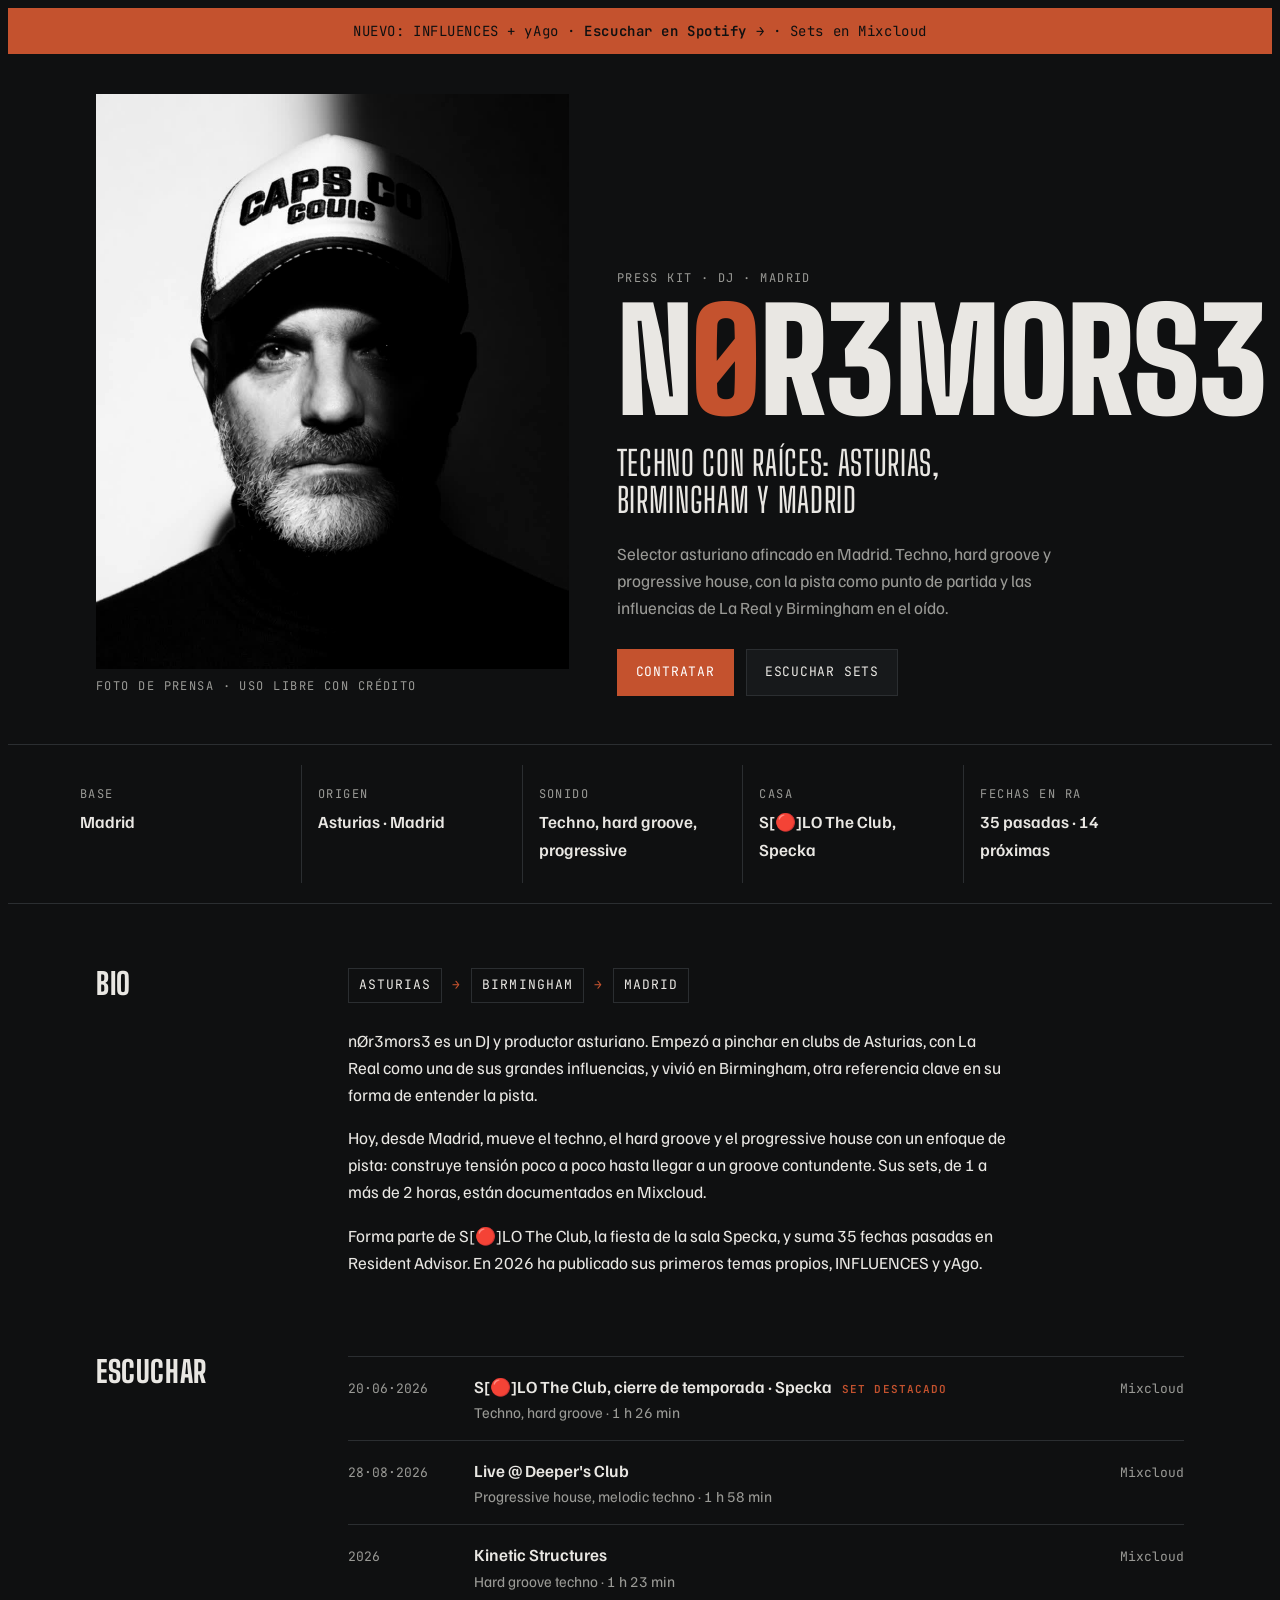
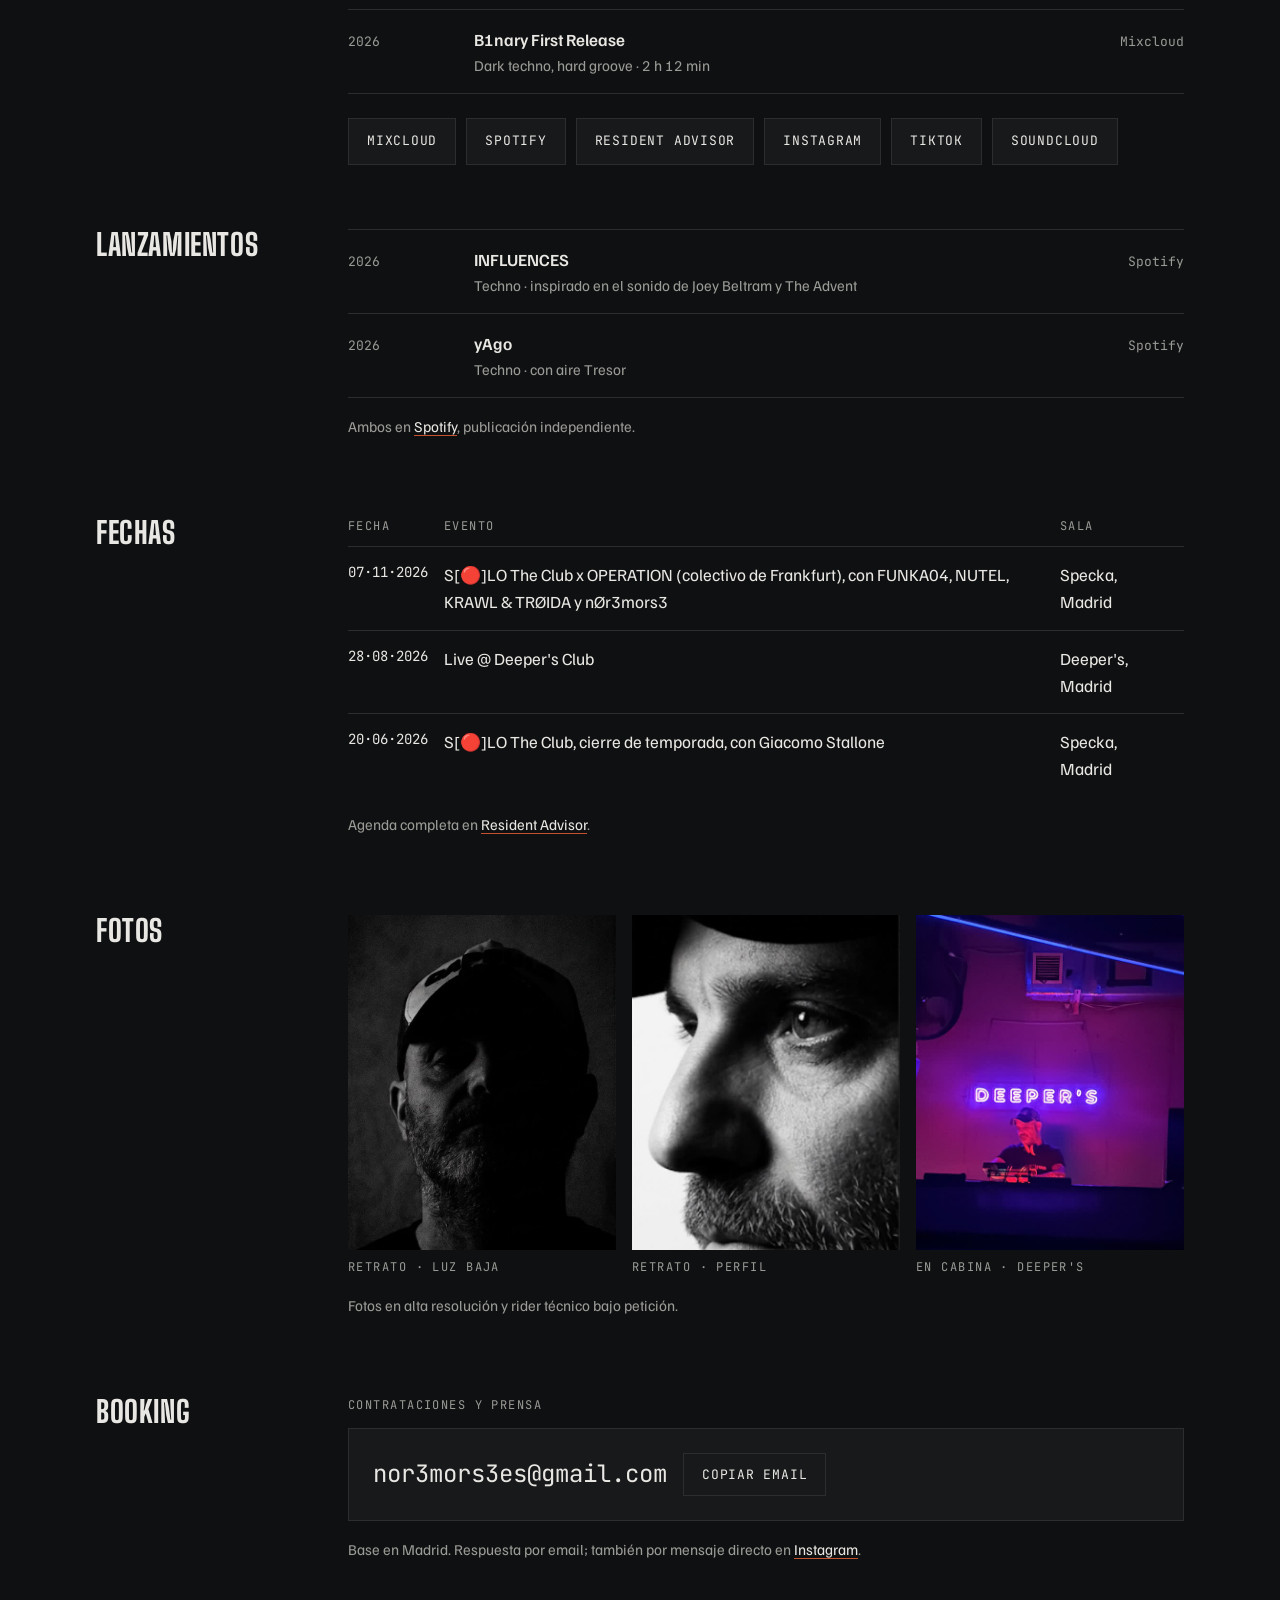
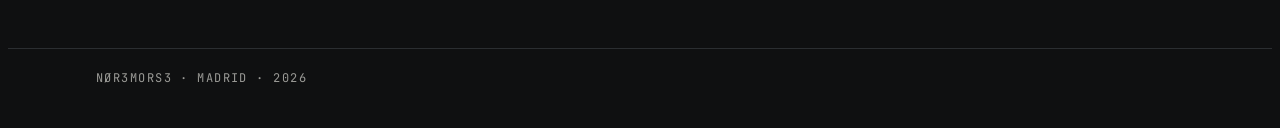
<file: index.html>
<!doctype html>
<html lang="es">
<head>
<meta charset="utf-8">
<meta name="viewport" content="width=device-width, initial-scale=1">
<title>nØr3mors3 · Press Kit · DJ techno y hard groove, Madrid</title>
<meta name="description" content="nØr3mors3, DJ asturiano afincado en Madrid. Techno, hard groove y progressive house. Residente en S[🔴]LO The Club (Specka). Sets, lanzamientos, fechas y booking.">
<meta property="og:title" content="nØr3mors3 · Press Kit">
<meta property="og:description" content="DJ asturiano en Madrid. Techno, hard groove y progressive house. Sets, lanzamientos y booking.">
<meta property="og:type" content="website">
<meta property="og:url" content="https://rubenmodrono.github.io/noremorse-web/">
<link rel="preconnect" href="https://fonts.googleapis.com">
<link rel="preconnect" href="https://fonts.gstatic.com" crossorigin>
<link rel="stylesheet" href="https://fonts.googleapis.com/css2?family=Big+Shoulders+Display:wght@500;800;900&family=Familjen+Grotesk:wght@400;500;600&family=JetBrains+Mono:wght@400;500&display=swap">
<style>
/* Layout: a booth-light poster. Black-and-white portrait beside a tall condensed name, then a strip of facts, then sections in a narrow reading column. Dark by deliberate choice. */
:root {
  --ink: #0f1011;        /* the room */
  --slab: #17191b;       /* concrete surfaces */
  --rule: #2b2e31;       /* steel edges */
  --paper: #e9e7e3;      /* main text */
  --dust: #9a9a96;       /* quiet text */
  --oxide: #c4522e;      /* rust from the mines and the mills */
  --display: "Big Shoulders Display", "Arial Narrow", Impact, sans-serif;
  --body: "Familjen Grotesk", "Helvetica Neue", Arial, sans-serif;
  --mono: "JetBrains Mono", ui-monospace, Menlo, Consolas, monospace;
  color-scheme: dark;
}
* { box-sizing: border-box; }
body {
  background: var(--ink); color: var(--paper);
  font-family: var(--body); font-size: 17px; line-height: 1.6;
  -webkit-font-smoothing: antialiased;
}
a { color: var(--paper); text-decoration-color: var(--oxide); text-underline-offset: 3px; }
a:hover { color: var(--oxide); }
a:focus-visible, button:focus-visible { outline: 2px solid var(--oxide); outline-offset: 3px; }
.wrap {
  max-width: 1120px; margin: 0 auto;
  padding-left: max(16px, env(safe-area-inset-left, 0px));
  padding-right: max(16px, env(safe-area-inset-right, 0px));
}
.label {
  font-family: var(--mono); font-size: 12px; letter-spacing: .12em;
  text-transform: uppercase; color: var(--dust);
}

/* Hero */
.hero { padding-block: 40px 48px; display: grid; grid-template-columns: minmax(0, 5fr) minmax(0, 6fr); gap: 48px; align-items: end; }
.hero figure { margin: 0; }
.hero img { display: block; width: 100%; height: auto; filter: grayscale(1) contrast(1.05); }
.hero figcaption { margin-top: 8px; }
.name {
  font-family: var(--display); font-weight: 900; text-transform: uppercase;
  font-size: clamp(64px, 11vw, 148px); line-height: .86; letter-spacing: -.01em;
  margin: 12px 0 24px;
}
.name .slash { color: var(--oxide); }
.thesis {
  font-family: var(--display); font-weight: 500; text-transform: uppercase;
  font-size: clamp(24px, 3vw, 34px); line-height: 1.1; letter-spacing: .02em;
  margin: 0 0 20px; text-wrap: balance;
}
.lede { color: var(--dust); max-width: 46ch; margin: 0 0 28px; }
.actions { display: flex; flex-wrap: wrap; gap: 12px; }
.btn {
  display: inline-flex; align-items: center; gap: 8px;
  font-family: var(--mono); font-size: 13px; letter-spacing: .06em; text-transform: uppercase;
  padding: 12px 18px; border: 1px solid var(--rule); background: var(--slab);
  color: var(--paper); text-decoration: none; cursor: pointer;
}
.btn.primary { background: var(--oxide); border-color: var(--oxide); color: #fff; }
.btn:hover { border-color: var(--oxide); }

/* Facts strip */
.facts { border-top: 1px solid var(--rule); border-bottom: 1px solid var(--rule); }
.facts dl { margin: 0; display: grid; grid-template-columns: repeat(5, minmax(0, 1fr)); }
.facts div { padding: 20px 16px 20px 0; min-width: 0; }
.facts div + div { padding-left: 16px; border-left: 1px solid var(--rule); }
.facts dt { margin-bottom: 4px; }
.facts dd { margin: 0; font-weight: 600; font-variant-numeric: tabular-nums; }

/* Sections */
section { padding-block: 64px 0; }
.sec { display: grid; grid-template-columns: 220px minmax(0, 1fr); gap: 32px; }
h2 {
  font-family: var(--display); font-weight: 800; text-transform: uppercase;
  font-size: 30px; line-height: 1; letter-spacing: .02em; margin: 0; text-wrap: balance;
}
.prose { max-width: 66ch; }
.prose p { margin: 0 0 16px; }
.route { display: flex; flex-wrap: wrap; align-items: center; gap: 10px; margin: 0 0 24px; font-family: var(--mono); font-size: 13px; letter-spacing: .08em; text-transform: uppercase; }
.route span { padding: 6px 10px; border: 1px solid var(--rule); }
.route i { color: var(--oxide); font-style: normal; }

/* Listen */
.sets { display: grid; gap: 0; border-top: 1px solid var(--rule); }
.set { display: grid; grid-template-columns: 110px minmax(0, 1fr) auto; gap: 16px; align-items: baseline; padding: 16px 0; border-bottom: 1px solid var(--rule); }
.set .t { font-weight: 600; }
.set .g { color: var(--dust); font-size: 15px; }
.set .d { font-family: var(--mono); font-size: 13px; color: var(--dust); font-variant-numeric: tabular-nums; }
.set.feat .t::after { content: "Set destacado"; margin-left: 10px; font-family: var(--mono); font-size: 11px; letter-spacing: .1em; text-transform: uppercase; color: var(--oxide); }
.links { display: flex; flex-wrap: wrap; gap: 10px; margin-top: 24px; }

/* Dates */
.dates { width: 100%; border-collapse: collapse; font-variant-numeric: tabular-nums; }
.dates th { text-align: left; font-weight: 400; padding: 0 16px 10px 0; }
.dates td { padding: 14px 16px 14px 0; border-top: 1px solid var(--rule); vertical-align: top; }
.dates td:first-child { font-family: var(--mono); font-size: 14px; white-space: nowrap; }
.dates .next td:first-child { color: var(--oxide); }
.tablewrap { overflow-x: auto; }
.note { color: var(--dust); font-size: 15px; margin-top: 16px; }

/* Photos */
.photos { display: grid; grid-template-columns: repeat(3, minmax(0, 1fr)); gap: 16px; }
.photos figure { margin: 0; }
.photos img { display: block; width: 100%; aspect-ratio: 4 / 5; object-fit: cover; max-width: 100%; }
.photos figcaption { margin-top: 8px; }

/* Contact */
.contact { padding-block: 64px 72px; }
.mail {
  display: flex; flex-wrap: wrap; align-items: center; gap: 16px;
  padding: 24px; background: var(--slab); border: 1px solid var(--rule);
}
.mail .addr { font-family: var(--mono); font-size: clamp(16px, 2.6vw, 24px); user-select: all; overflow-wrap: anywhere; }
footer { border-top: 1px solid var(--rule); padding-block: 20px 32px; }

@media (max-width: 820px) {
  .hero { grid-template-columns: 1fr; gap: 28px; padding-top: 24px; }
  .hero figure { max-width: 420px; }
  .facts dl { grid-template-columns: repeat(2, minmax(0, 1fr)); }
  .facts div, .facts div + div { padding: 14px 12px 14px 0; border-left: 0; border-top: 1px solid var(--rule); }
  .facts div:nth-child(-n+2) { border-top: 0; }
  .sec { grid-template-columns: 1fr; gap: 20px; }
  .set { grid-template-columns: 1fr; gap: 2px; }
  .photos { grid-template-columns: 1fr 1fr; }
}
@media (max-width: 480px) { .photos { grid-template-columns: 1fr; } }
@media (prefers-reduced-motion: no-preference) { .btn { transition: border-color .15s, color .15s; } }
</style>
</head>
<body>
<div style="background:#c4522e;color:#0f1011;font-family:var(--mono);font-size:14px;letter-spacing:.04em;padding:12px 16px;text-align:center">NUEVO: INFLUENCES + yAgo · <a href="https://open.spotify.com/artist/33xK9QpzWujPgHtgsVGkIV" style="color:#0f1011;font-weight:600">Escuchar en Spotify →</a> · <a href="https://www.mixcloud.com/n0r3mors3/" style="color:#0f1011">Sets en Mixcloud</a></div>


<header class="wrap hero">
  <figure>
    <img src="[data-uri]" alt="Retrato en blanco y negro de nØr3mors3 con gorra" width="900" height="1094">
    <figcaption class="label">Foto de prensa · uso libre con crédito</figcaption>
  </figure>
  <div>
    <div class="label">Press kit · DJ · Madrid</div>
    <h1 class="name">n<span class="slash">Ø</span>r3mors3</h1>
    <p class="thesis">Techno con raíces: Asturias, Birmingham y Madrid</p>
    <p class="lede">Selector asturiano afincado en Madrid. Techno, hard groove y progressive house, con la pista como punto de partida y las influencias de La Real y Birmingham en el oído.</p>
    <div class="actions">
      <a class="btn primary" href="#contacto">Contratar</a>
      <a class="btn" href="https://www.mixcloud.com/n0r3mors3/" target="_blank" rel="noopener">Escuchar sets</a>
    </div>
  </div>
</header>

<div class="facts">
  <div class="wrap">
    <dl>
      <div><dt class="label">Base</dt><dd>Madrid</dd></div>
      <div><dt class="label">Origen</dt><dd>Asturias · Madrid</dd></div>
      <div><dt class="label">Sonido</dt><dd>Techno, hard groove, progressive</dd></div>
      <div><dt class="label">Casa</dt><dd>S[🔴]LO The Club, Specka</dd></div>
      <div><dt class="label">Fechas en RA</dt><dd>35 pasadas · 14 próximas</dd></div>
    </dl>
  </div>
</div>

<main class="wrap">
  <section id="bio" class="sec">
    <h2>Bio</h2>
    <div class="prose">
      <div class="route" aria-label="Recorrido">
        <span>Asturias</span><i>→</i><span>Birmingham</span><i>→</i><span>Madrid</span>
      </div>
      <p>nØr3mors3 es un DJ y productor asturiano. Empezó a pinchar en clubs de Asturias, con La Real como una de sus grandes influencias, y vivió en Birmingham, otra referencia clave en su forma de entender la pista.</p>
      <p>Hoy, desde Madrid, mueve el techno, el hard groove y el progressive house con un enfoque de pista: construye tensión poco a poco hasta llegar a un groove contundente. Sus sets, de 1 a más de 2 horas, están documentados en Mixcloud.</p>
      <p>Forma parte de S[🔴]LO The Club, la fiesta de la sala Specka, y suma 35 fechas pasadas en Resident Advisor. En 2026 ha publicado sus primeros temas propios, INFLUENCES y yAgo.</p>
    </div>
  </section>

  <section id="escuchar" class="sec">
    <h2>Escuchar</h2>
    <div>
      <div class="sets">
        <div class="set feat"><span class="d">20·06·2026</span><div><div class="t">S[🔴]LO The Club, cierre de temporada · Specka</div><div class="g">Techno, hard groove · 1 h 26 min</div></div><span class="d">Mixcloud</span></div>
        <div class="set"><span class="d">28·08·2026</span><div><div class="t">Live @ Deeper's Club</div><div class="g">Progressive house, melodic techno · 1 h 58 min</div></div><span class="d">Mixcloud</span></div>
        <div class="set"><span class="d">2026</span><div><div class="t">Kinetic Structures</div><div class="g">Hard groove techno · 1 h 23 min</div></div><span class="d">Mixcloud</span></div>
        <div class="set"><span class="d">2026</span><div><div class="t">B1nary First Release</div><div class="g">Dark techno, hard groove · 2 h 12 min</div></div><span class="d">Mixcloud</span></div>
      </div>
      <div class="links">
        <a class="btn" href="https://www.mixcloud.com/n0r3mors3/" target="_blank" rel="noopener">Mixcloud</a>
        <a class="btn" href="https://open.spotify.com/artist/33xK9QpzWujPgHtgsVGkIV" target="_blank" rel="noopener">Spotify</a>
        <a class="btn" href="https://ra.co/dj/nor3mors3" target="_blank" rel="noopener">Resident Advisor</a>
        <a class="btn" href="https://www.instagram.com/n0r3mors3" target="_blank" rel="noopener">Instagram</a>
        <a class="btn" href="https://www.tiktok.com/@n0r3mors3" target="_blank" rel="noopener">TikTok</a>
        <a class="btn" href="https://soundcloud.com/ruben-modrono" target="_blank" rel="noopener">SoundCloud</a>
      </div>
    </div>
  </section>

  <section id="lanzamientos" class="sec">
    <h2>Lanzamientos</h2>
    <div>
      <div class="sets">
        <div class="set"><span class="d">2026</span><div><div class="t">INFLUENCES</div><div class="g">Techno · inspirado en el sonido de Joey Beltram y The Advent</div></div><span class="d">Spotify</span></div>
        <div class="set"><span class="d">2026</span><div><div class="t">yAgo</div><div class="g">Techno · con aire Tresor</div></div><span class="d">Spotify</span></div>
      </div>
      <p class="note">Ambos en <a href="https://open.spotify.com/artist/33xK9QpzWujPgHtgsVGkIV" target="_blank" rel="noopener">Spotify</a>, publicación independiente.</p>
    </div>
  </section>

  <section id="fechas" class="sec">
    <h2>Fechas</h2>
    <div>
      <div class="tablewrap">
        <table class="dates">
          <thead><tr><th class="label">Fecha</th><th class="label">Evento</th><th class="label">Sala</th></tr></thead>
          <tbody>
            <tr><td>07·11·2026</td><td>S[🔴]LO The Club x OPERATION (colectivo de Frankfurt), con FUNKA04, NUTEL, KRAWL &amp; TRØIDA y nØr3mors3</td><td>Specka, Madrid</td></tr>
            <tr><td>28·08·2026</td><td>Live @ Deeper's Club</td><td>Deeper's, Madrid</td></tr>
            <tr><td>20·06·2026</td><td>S[🔴]LO The Club, cierre de temporada, con Giacomo Stallone</td><td>Specka, Madrid</td></tr>
          </tbody>
        </table>
      </div>
      <p class="note">Agenda completa en <a href="https://ra.co/dj/nor3mors3" target="_blank" rel="noopener">Resident Advisor</a>.</p>
    </div>
  </section>

  <section id="fotos" class="sec">
    <h2>Fotos</h2>
    <div>
    <div class="photos">
      <figure><img src="[data-uri]" alt="Retrato en penumbra de nØr3mors3" loading="lazy"><figcaption class="label">Retrato · luz baja</figcaption></figure>
      <figure><img src="[data-uri]" alt="Perfil en blanco y negro de nØr3mors3" loading="lazy"><figcaption class="label">Retrato · perfil</figcaption></figure>
      <figure><img src="[data-uri]" alt="nØr3mors3 en cabina bajo el neón de Deeper's" loading="lazy"><figcaption class="label">En cabina · Deeper's</figcaption></figure>
    </div>
    <p class="note">Fotos en alta resolución y rider técnico bajo petición.</p>
    </div>
  </section>
</main>

<section id="contacto" class="contact">
  <div class="wrap sec">
    <h2>Booking</h2>
    <div>
      <p class="label" style="margin:0 0 12px">Contrataciones y prensa</p>
      <div class="mail">
        <span class="addr" id="addr">nor3mors3es@gmail.com</span>
        <button class="btn" id="copy" type="button">Copiar email</button>
      </div>
      <p class="note">Base en Madrid. Respuesta por email; también por mensaje directo en <a href="https://www.instagram.com/n0r3mors3" target="_blank" rel="noopener">Instagram</a>.</p>
    </div>
  </div>
</section>

<footer>
  <div class="wrap label">nØr3mors3 · Madrid · 2026</div>
</footer>

<script>
document.getElementById('copy').addEventListener('click', function () {
  var b = this, addr = document.getElementById('addr').textContent;
  function done(msg) { b.textContent = msg; setTimeout(function () { b.textContent = 'Copiar email'; }, 1800); }
  function select() { var r = document.createRange(); r.selectNodeContents(document.getElementById('addr')); var s = getSelection(); s.removeAllRanges(); s.addRange(r); done('Seleccionado'); }
  try { navigator.clipboard.writeText(addr).then(function () { done('Copiado'); }, select); } catch (e) { select(); }
});
</script>

</body>
</html>
</file>
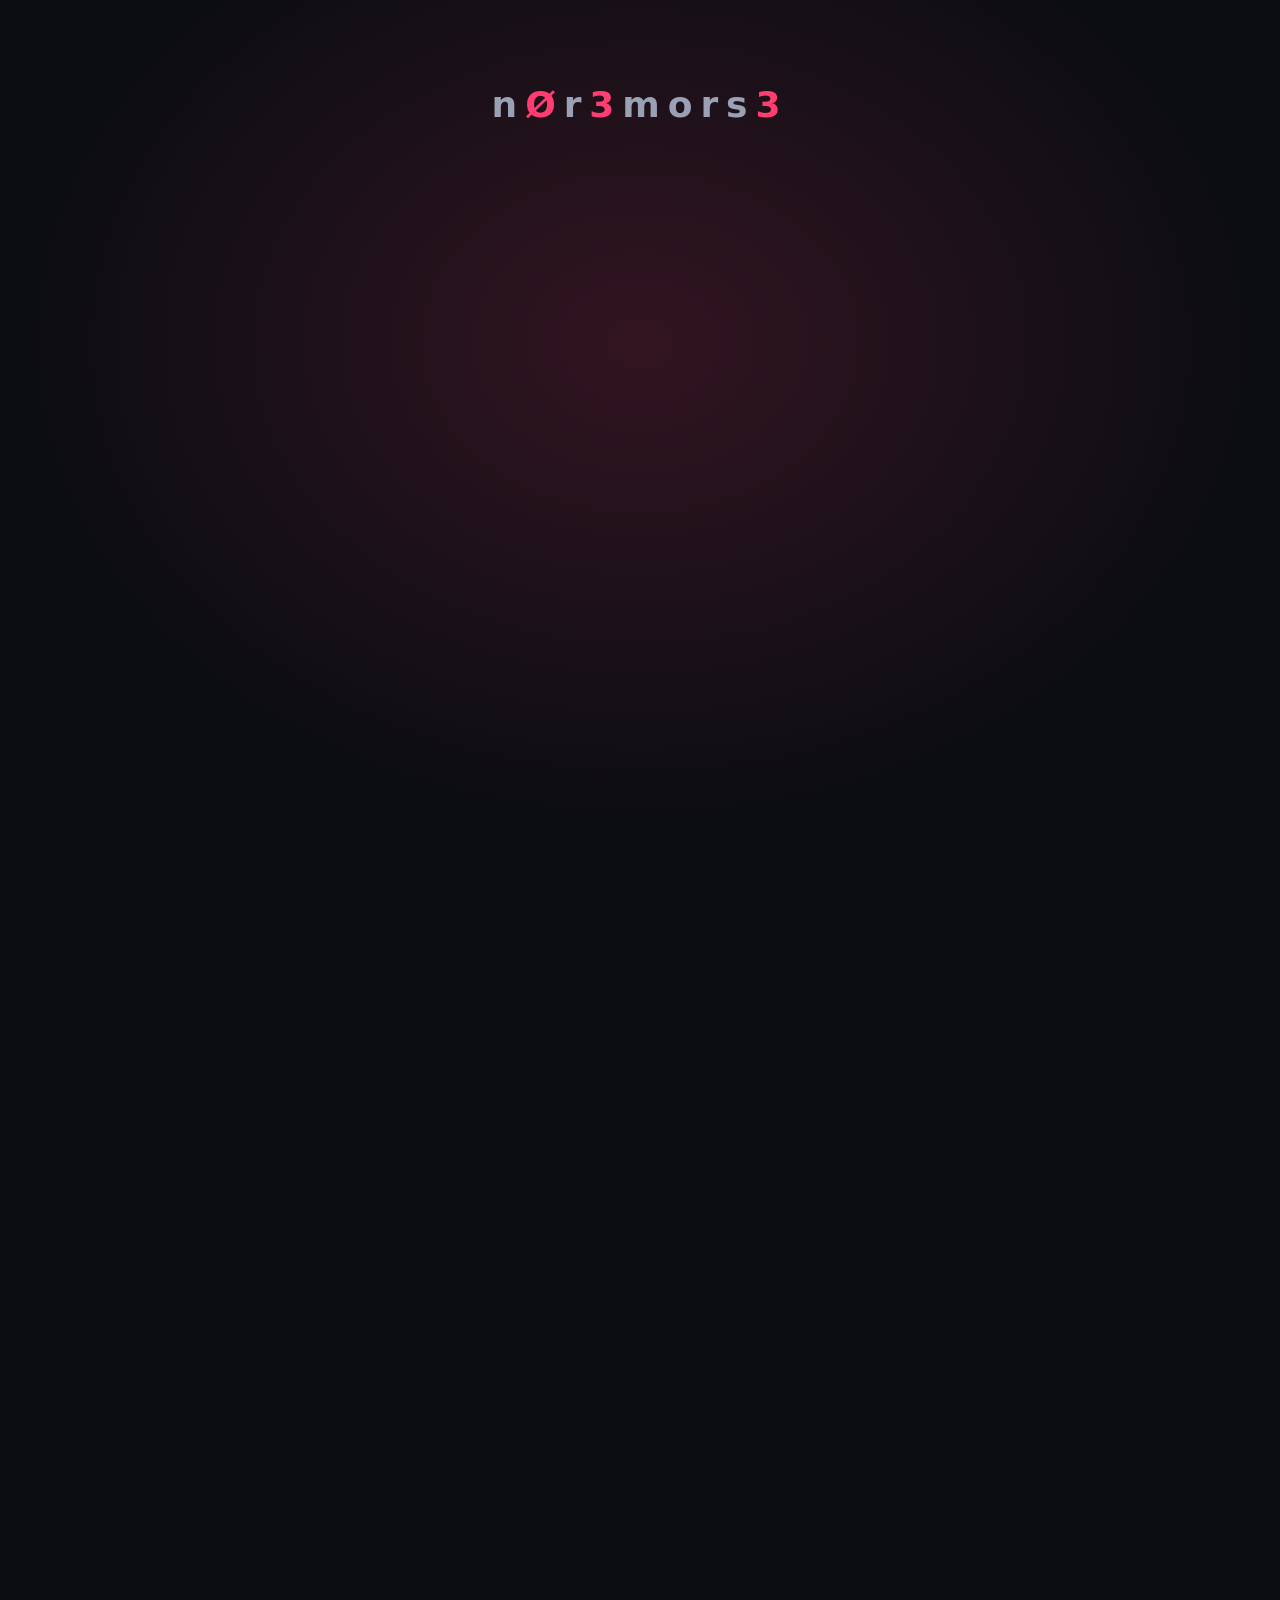
<file: campaign/reels/src/reel1.html>
<!doctype html><html lang="es"><head><meta charset="utf-8"><title>Reel 1 · La curva</title>
<link rel="stylesheet" href="common.css"><style>
#pills{position:absolute;left:60px;right:60px;top:1330px;display:flex;gap:18px;flex-wrap:wrap}
#rows,#rows0{position:absolute;left:60px;right:60px;top:1320px}
.row{display:flex;align-items:center;gap:22px;background:var(--panel);border:1px solid var(--line);border-radius:22px;padding:18px 30px;margin-bottom:14px;font:600 38px 'DejaVu Sans Mono',monospace;height:96px}
.row .n{color:var(--mut);width:56px}.row .bpm{width:260px}.row .en{flex:1;color:var(--mut)}
#ribbon{position:absolute;left:60px;right:60px;top:1340px}
.rline{display:flex;gap:16px;align-items:center;justify-content:center;margin-bottom:34px}.arr{color:#4a5063;font-size:36px}
#ok{position:absolute;left:60px;right:60px;top:1640px;text-align:center;font-size:46px;font-weight:700}#ok span{color:var(--green)}
#cta{position:absolute;left:0;right:0;top:1330px}
</style></head><body>
<div id="pills"></div><div id="rows0"></div><div id="rows"></div><div id="ribbon"></div><div id="ok"></div><div id="cta"></div>
<script src="cues1.js"></script><script src="data.js"></script><script src="common.js"></script>
<script>
const DATA=window.SET1,N=DATA.length,CX0=110,CX1=970,CY0=560,CY1=1200;
const X=i=>CX0+i*(CX1-CX0)/(N-1),Y=e=>CY1-(CY1-CY0)*e/10;
const REAL=DATA.map(d=>d.energy),JAG=[6.2,2.1,8.8,3.0,7.4,1.6,9.2,4.1,8.0,2.6];
let bands,grid,path,glow,dots,head;
window.init=()=>{
  const defs=el('defs',{});const g=el('linearGradient',{id:'lg',x1:0,x2:1,y1:0,y2:0},defs);
  el('stop',{offset:0,'stop-color':'#2a78d6'},g);el('stop',{offset:.55,'stop-color':'#ff3d71'},g);el('stop',{offset:1,'stop-color':'#f0c030'},g);
  bands=[["Warmup",0,2,"#2a78d6"],["Peak time",3,7,"#ff3d71"],["Closing",8,9,"#f0c030"]].map(([n,a,b,c])=>{
    const x0=X(a)-(a?(X(1)-X(0))/2:50),x1=X(b)+(b<N-1?(X(1)-X(0))/2:50);
    const r=el('rect',{x:x0,y:CY0-20,width:x1-x0,height:CY1-CY0+40,rx:22,fill:c,opacity:0});
    const t=el('text',{x:(x0+x1)/2,y:CY1+70,'text-anchor':'middle',fill:c,'font-size':34,'font-weight':800,opacity:0,'font-family':'Inter'});t.textContent=n.toUpperCase();return{r,t}});
  grid=[0,5,10].map(v=>el('line',{x1:60,x2:1020,y1:Y(v),y2:Y(v),stroke:'#232838','stroke-width':2,opacity:0}));
  path=el('path',{fill:'none',stroke:'url(#lg)','stroke-width':12,'stroke-linecap':'round','stroke-linejoin':'round'});
  glow=el('path',{fill:'none',stroke:'url(#lg)','stroke-width':30,'stroke-linecap':'round',opacity:0,filter:'blur(14px)'});
  dots=DATA.map(d=>el('circle',{r:13,fill:'#fff',stroke:col(d.key),'stroke-width':7,opacity:0}));
  head=el('circle',{r:20,fill:'#fff',opacity:0});
};
const LS=[["Tema 07",9.2],["Tema 02",2.1],["Tema 11",8.8],["Tema 05",3.0]];
window.render=t=>{
  caption(t,[[0,"Tu set no es <em>una lista</em>","de buenos temas."],[S(1),"Es una <em>curva.</em>",""],[S(2),"Defines duración,","género y <em>energía</em>"],
    [S(3),"Calentar.","<em>Subir.</em> Cerrar."],[S(6),"Cada tema con","<em>BPM, energía</em> y clave"],[S(7),"Una ruta armónica","que <em>suena bien</em>"],
    [S(8),"Tu set tiene <em>forma</em>","antes del primer tema"],[S(9),"",""]]);
  const morph=ease(seg(t,S(1),S(1)+1.5)),draw=ease(seg(t,.3,S(1)-.4));
  const pts=REAL.map((e,i)=>[X(i),Y(JAG[i]+(e-JAG[i])*morph)]);const d=cr(pts);path.setAttribute('d',d);glow.setAttribute('d',d);
  const L=path.getTotalLength(),vis=t<S(1)?draw:1;path.setAttribute('stroke-dasharray',`${L} ${L}`);path.setAttribute('stroke-dashoffset',L*(1-vis));
  path.setAttribute('opacity',t<S(1)?.55+.2*draw:1);grid.forEach(l=>l.setAttribute('opacity',seg(t,S(1),S(1)+.9)*.9));
  const bs=[S(3),S(4)-.1,S(5)-.1],bk=1-seg(t,S(6),S(6)+.6)*.6;
  bands.forEach((b,i)=>{const a=out(seg(t,bs[i],bs[i]+.35));b.r.setAttribute('opacity',a*.16*bk);b.t.setAttribute('opacity',a*bk)});
  dots.forEach((c,i)=>{const s=S(6)+.3+i*((E(6)-S(6)-.8)/N),a=out(seg(t,s,s+.25));c.setAttribute('cx',pts[i][0]);c.setAttribute('cy',pts[i][1]);c.setAttribute('r',13*a);c.setAttribute('opacity',a)});
  const gl=seg(t,S(8),S(8)+.8);glow.setAttribute('opacity',gl*(.35+.15*Math.sin(t*5)));
  const ph=ease(seg(t,S(8),E(8)));const pt=path.getPointAtLength(L*ph);head.setAttribute('cx',pt.x);head.setAttribute('cy',pt.y);head.setAttribute('opacity',gl*(1-seg(t,E(8),E(8)+.4)));
  // lista sin orden (antes de la curva)
  const R0=$('rows0');if(t<S(1)+.4){R0.style.opacity=seg(t,.5,1)*(1-seg(t,S(1)-.2,S(1)+.4));R0.innerHTML=LS.map(([n,e],i)=>`<div class="row" style="opacity:${out(seg(t,.5+i*.2,.9+i*.2))}"><span class="n"></span><span class="bpm">${n}</span><span class="en">E ${e.toFixed(1)}</span><span class="chip" style="background:#3a3f50;color:#9aa1b5">?</span></div>`).join('')}else R0.innerHTML='';
  const P=$('pills');if(t>=S(2)&&t<S(6)){const it=[["Duración","60 min"],["Temas",N],["Mezcla","Camelot"]];P.style.opacity=1-seg(t,S(6)-.4,S(6));
    P.innerHTML=it.map(([a,b],i)=>{const o=out(seg(t,S(2)+.2+i*.5,S(2)+.6+i*.5));return `<div class="pill" style="opacity:${o};transform:translateY(${(1-o)*30}px)"><small>${a}</small>${b}</div>`}).join('')}else P.innerHTML='';
  const R=$('rows');if(t>=S(6)&&t<S(7)){const per=(E(6)-S(6))/ (N-3),k=Math.min(N,Math.floor((t-S(6))/per)+1);R.style.opacity=1-seg(t,S(7)-.3,S(7));
    R.innerHTML=DATA.slice(Math.max(0,k-4),k).map(d=>`<div class="row"><span class="n">${String(d.i).padStart(2,'0')}</span><span class="bpm">${d.bpm.toFixed(1)} BPM</span><span class="en">E ${d.energy.toFixed(1)}</span><span class="chip" style="background:${col(d.key)}">${d.key}</span></div>`).join('')}else R.innerHTML='';
  const B=$('ribbon'),OK=$('ok');if(t>=S(7)&&t<S(9)){let n=0;B.style.opacity=1-seg(t,S(9)-.4,S(9));
    B.innerHTML=[DATA.slice(0,5),DATA.slice(5)].map(r=>`<div class="rline">`+r.map((d,j)=>{const a=out(seg(t,S(7)+.1+(n++)*.2,S(7)+.45+(n-1)*.2));return (j?`<span class="arr" style="opacity:${a}">→</span>`:'')+`<span class="chip" style="background:${col(d.key)};opacity:${a};transform:scale(${.6+.4*a})">${d.key}</span>`}).join('')+`</div>`).join('');
    OK.style.opacity=seg(t,E(7),E(7)+.5)*(1-seg(t,S(9)-.4,S(9)));OK.innerHTML=`<span>9/9</span> transiciones válidas`}else{B.innerHTML='';OK.innerHTML=''}
  $('cta').innerHTML=t>=S(9)?ctaHTML('Comenta CURVA',S(9),t,'y te cuento cómo<br><b>Planes de set en 24h</b>'):'';
};
</script></body></html>
</file>
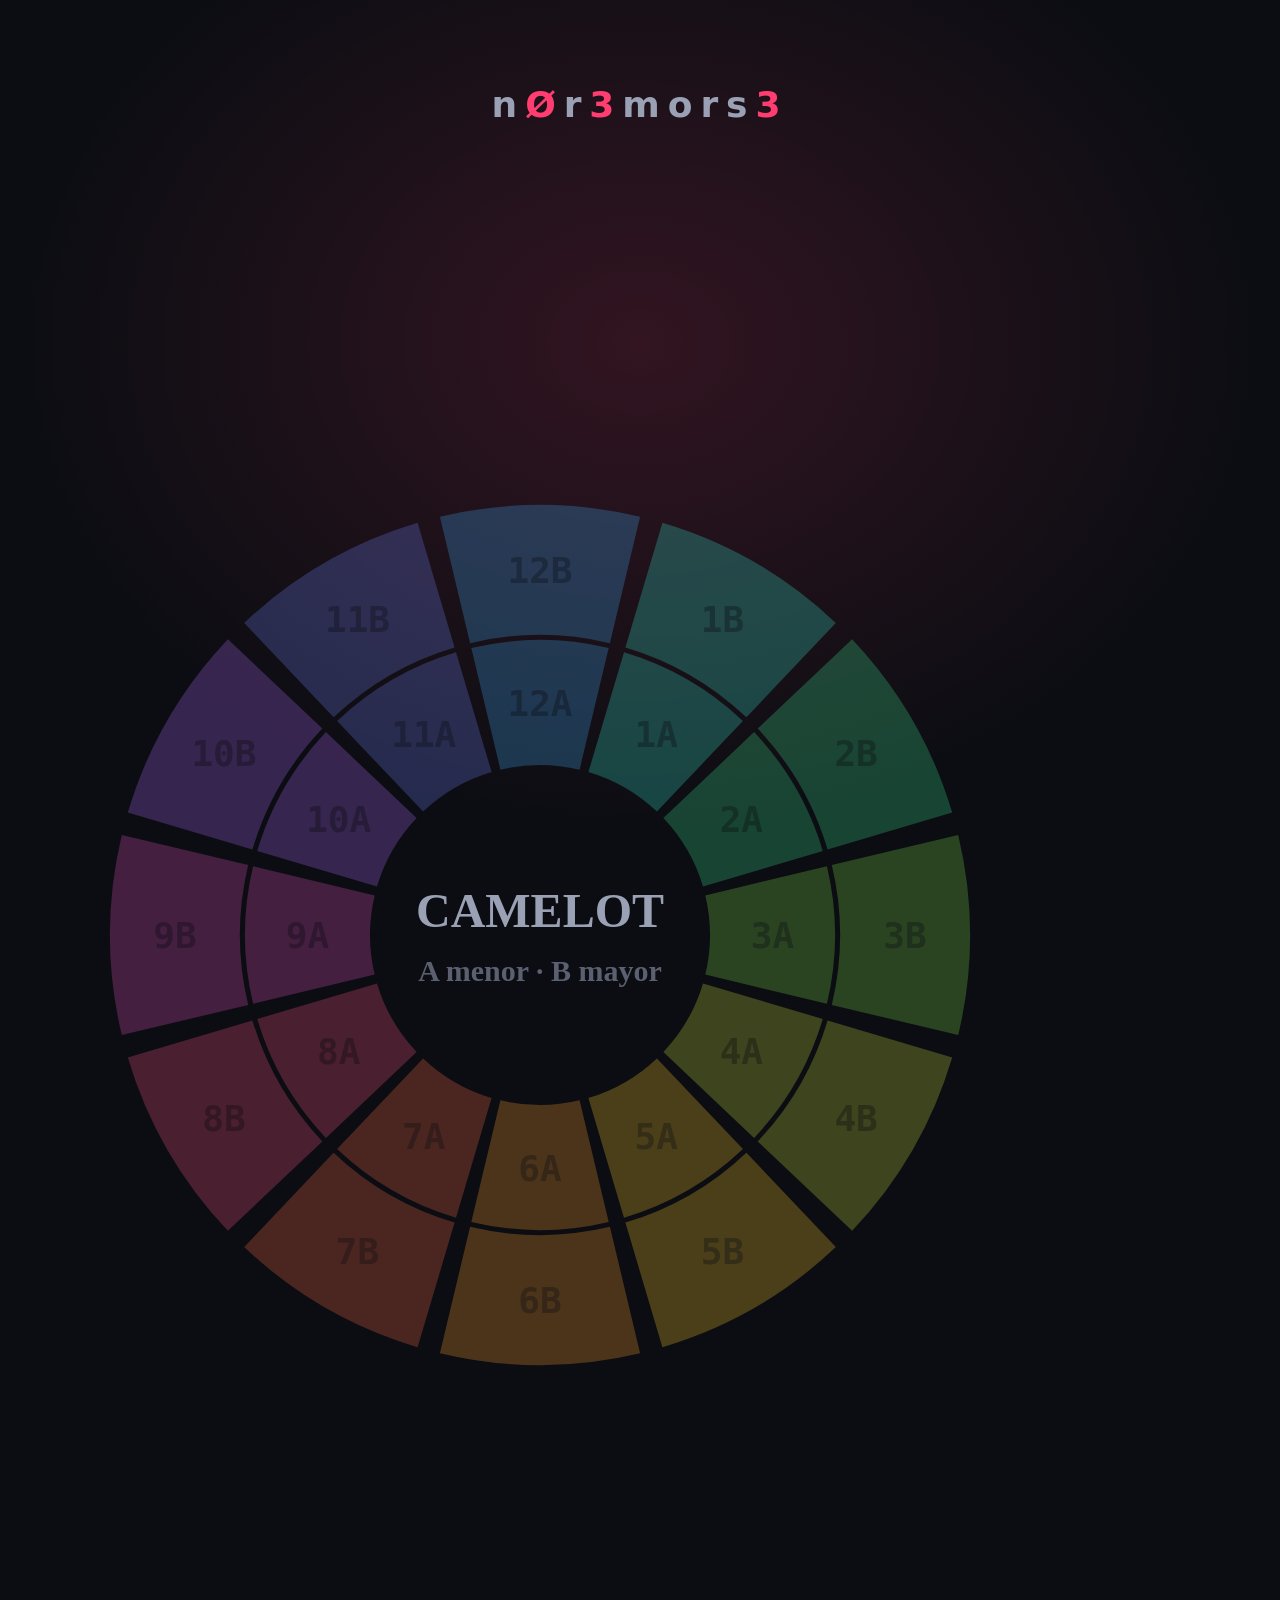
<file: campaign/reels/src/reel2.html>
<!doctype html><html lang="es"><head><meta charset="utf-8"><title>Reel 2 · Camelot</title>
<link rel="stylesheet" href="common.css"><style>
#legend{position:absolute;left:60px;right:60px;top:1410px;display:flex;flex-direction:column;align-items:center;gap:12px}
.lg{display:flex;align-items:center;gap:20px;font-size:42px;font-weight:700;background:var(--panel);border:1px solid var(--line);border-radius:24px;padding:12px 30px;width:900px}
.lg .chip{min-width:130px}
#cta{position:absolute;left:0;right:0;top:1470px}
</style></head><body>
<div id="legend"></div><div id="cta"></div>
<script src="cues2.js"></script><script src="data.js"></script><script src="common.js"></script>
<script>
const CXc=540,CYc=935,RO=[300,430],RI=[170,295];
const ang=n=>((n%12)*30)*Math.PI/180;                      // 12 arriba, sentido horario
const P=(r,a)=>[CXc+r*Math.sin(a),CYc-r*Math.cos(a)];
function sector(r0,r1,a){const h=.235,a0=a-h,a1=a+h,p=(r,x)=>P(r,x).map(v=>v.toFixed(1)).join(' ');
  return `M${p(r1,a0)} A${r1} ${r1} 0 0 1 ${p(r1,a1)} L${p(r0,a1)} A${r0} ${r0} 0 0 0 ${p(r0,a0)} Z`}
const cells={};let line,ring,clash,route;
const KEYS=[];for(let n=1;n<=12;n++){KEYS.push(n+'A');KEYS.push(n+'B')}
const mid=k=>{const n=parseInt(k),b=k.endsWith('B'),r=b?(RO[0]+RO[1])/2:(RI[0]+RI[1])/2;return P(r,ang(n))};
window.init=()=>{
  KEYS.forEach(k=>{const n=parseInt(k),b=k.endsWith('B'),[r0,r1]=b?RO:RI;
    const g=el('g',{});const p=el('path',{d:sector(r0,r1,ang(n)),fill:col(n),opacity:.3},g);
    const [x,y]=mid(k);const tx=el('text',{x,y:y+13,'text-anchor':'middle','font-size':36,'font-weight':800,fill:'#0b0d12','font-family':'DejaVu Sans Mono'},g);tx.textContent=k;cells[k]={g,p,tx}});
  ring=el('circle',{r:70,fill:'none',stroke:'#fff','stroke-width':8,opacity:0});
  line=el('line',{stroke:'#ff4d4d','stroke-width':14,'stroke-linecap':'round','stroke-dasharray':'18 14',opacity:0});
  route=el('path',{fill:'none',stroke:'#3bd48a','stroke-width':14,'stroke-linecap':'round','stroke-linejoin':'round',opacity:0,filter:'drop-shadow(0 0 12px #3bd48a)'});
  clash=el('text',{'text-anchor':'middle','font-size':120,'font-weight':800,fill:'#ff4d4d',opacity:0,'font-family':'Inter'});clash.textContent='✗';
  el('text',{x:CXc,y:CYc-8,'text-anchor':'middle','font-size':48,'font-weight':800,fill:'#9aa1b5','font-family':'Inter',id:'hub'}).textContent='CAMELOT';
  el('text',{x:CXc,y:CYc+46,'text-anchor':'middle','font-size':30,'font-weight':600,fill:'#5b6070','font-family':'Inter'}).textContent='A menor · B mayor';
};
const ROUTE=window.SET1.map(d=>d.key);
window.render=t=>{
  caption(t,[[0,"Mismo tempo","no es <em>buena mezcla</em>"],[S(1),"La rueda","<em>Camelot</em>"],[S(2),"Desde <em>8A</em>","tres saltos <em>seguros</em>"],[S(3),"Misma <em>clave</em>",""],
   [S(4),"Un paso a <em>cada lado</em>",""],[S(5),"O su <em>relativa</em>","8A ↔ 8B"],[S(6),"8A → 3B","<em>choca</em>"],[S(7),"Tu oído lo <em>nota</em>",""],
   [S(8),"Solo rutas que","<em>suenan bien</em>"],[S(9),"",""]]);
  const op={},stroke={};KEYS.forEach(k=>{op[k]=.28});
  const rev=ease(seg(t,S(1),S(1)+1.4));if(t>=S(1)){KEYS.forEach((k,i)=>{op[k]=.28+.72*clamp(rev*2.2-(i/KEYS.length)*1.2)})}
  const focus=[];if(t>=S(2)){KEYS.forEach(k=>op[k]=.2);focus.push('8A')}
  if(t>=S(4)){focus.push('7A','9A')}if(t>=S(5)){focus.push('8B')}
  const bad=t>=S(6)&&t<S(8);if(bad){KEYS.forEach(k=>op[k]=.2);focus.length=0;focus.push('8A')}
  if(t>=S(8)){KEYS.forEach(k=>op[k]=.2)}
  focus.forEach(k=>op[k]=1);
  const rt=t>=S(8)?Math.floor(clamp((t-S(8))/(E(8)-S(8)-.6))*ROUTE.length)+1:0;
  for(let i=0;i<Math.min(rt,ROUTE.length);i++)op[ROUTE[i]]=1;
  if(bad)op['3B']=Math.min(1,.2+out(seg(t,S(6)+.9,S(6)+1.4)));
  KEYS.forEach(k=>{cells[k].p.setAttribute('opacity',op[k]);cells[k].tx.setAttribute('opacity',op[k]>.5?1:.35)});
  // anillo en 8A
  const f=t>=S(2)&&t<S(6)||(t>=S(6)&&t<S(8));const [fx,fy]=mid('8A');ring.setAttribute('cx',fx);ring.setAttribute('cy',fy);
  ring.setAttribute('r',68+8*Math.sin(t*6));ring.setAttribute('opacity',f?.9:0);
  // línea roja 8A -> 3B
  const [bx,by]=mid('3B'),lp=out(seg(t,S(6)+.5,S(6)+1.3));line.setAttribute('x1',fx);line.setAttribute('y1',fy);line.setAttribute('x2',fx+(bx-fx)*lp);line.setAttribute('y2',fy+(by-fy)*lp);line.setAttribute('opacity',bad?1:0);
  clash.setAttribute('x',(fx+bx)/2);clash.setAttribute('y',(fy+by)/2+40);clash.setAttribute('opacity',bad?out(seg(t,S(6)+1.1,S(6)+1.5)):0);
  const sh=bad&&t>S(7)?Math.sin(t*40)*5:0;clash.setAttribute('transform',`translate(${sh},0)`);
  // ruta verde
  const pts=ROUTE.slice(0,Math.max(1,Math.min(rt,ROUTE.length))).map(mid);route.setAttribute('d',pts.length>1?cr(pts):'');route.setAttribute('opacity',t>=S(8)?.9:0);
  // leyenda
  const Lg=$('legend');let h='';const row=(c,l,tx,a)=>`<div class="lg" style="opacity:${a};transform:translateY(${(1-a)*24}px)"><span class="chip" style="background:${c}">${l}</span>${tx}</div>`;
  if(t<S(1))h=`<div class="lg" style="opacity:${out(seg(t,.4,.9))}"><span class="chip" style="background:#3a3f50;color:#e8eaf0">126 BPM</span> → <span class="chip" style="background:#3a3f50;color:#e8eaf0">126 BPM</span> ¿suena bien?</div>`;
  if(t>=S(3)&&t<S(6)){h+=row(col(8),'8A','= misma clave',out(seg(t,S(3),S(3)+.4)));if(t>=S(4))h+=row(col(9),'9A','y 7A: un paso (±1)',out(seg(t,S(4),S(4)+.4)));if(t>=S(5))h+=row(col(8),'8B','relativa (A ↔ B)',out(seg(t,S(5),S(5)+.4)))}
  if(bad)h=`<div class="lg" style="border-color:#ff4d4d;opacity:${out(seg(t,S(6)+.8,S(6)+1.3))}"><span class="chip" style="background:#ff4d4d">8A → 3B</span> ✗ suena mal</div>`;
  if(t>=S(8)&&t<S(9))h=`<div class="lg" style="border-color:#3bd48a;opacity:${out(seg(t,S(8)+.4,S(8)+.9))}"><span class="chip" style="background:#3bd48a">9/9</span> transiciones válidas en el set</div>`;
  Lg.innerHTML=t>=S(9)?'':h;
  const bm='<svg width="70" height="90" viewBox="0 0 24 30" style="vertical-align:-14px;margin-right:18px"><path d="M4 2h16v26l-8-6-8 6z" fill="#fff"/></svg>';
  $('cta').innerHTML=t>=S(9)?ctaHTML(bm+'Guárdalo',S(9),t,'para tu próximo set<br><b>nØr3mors3</b>'):'';
};
</script></body></html>
</file>
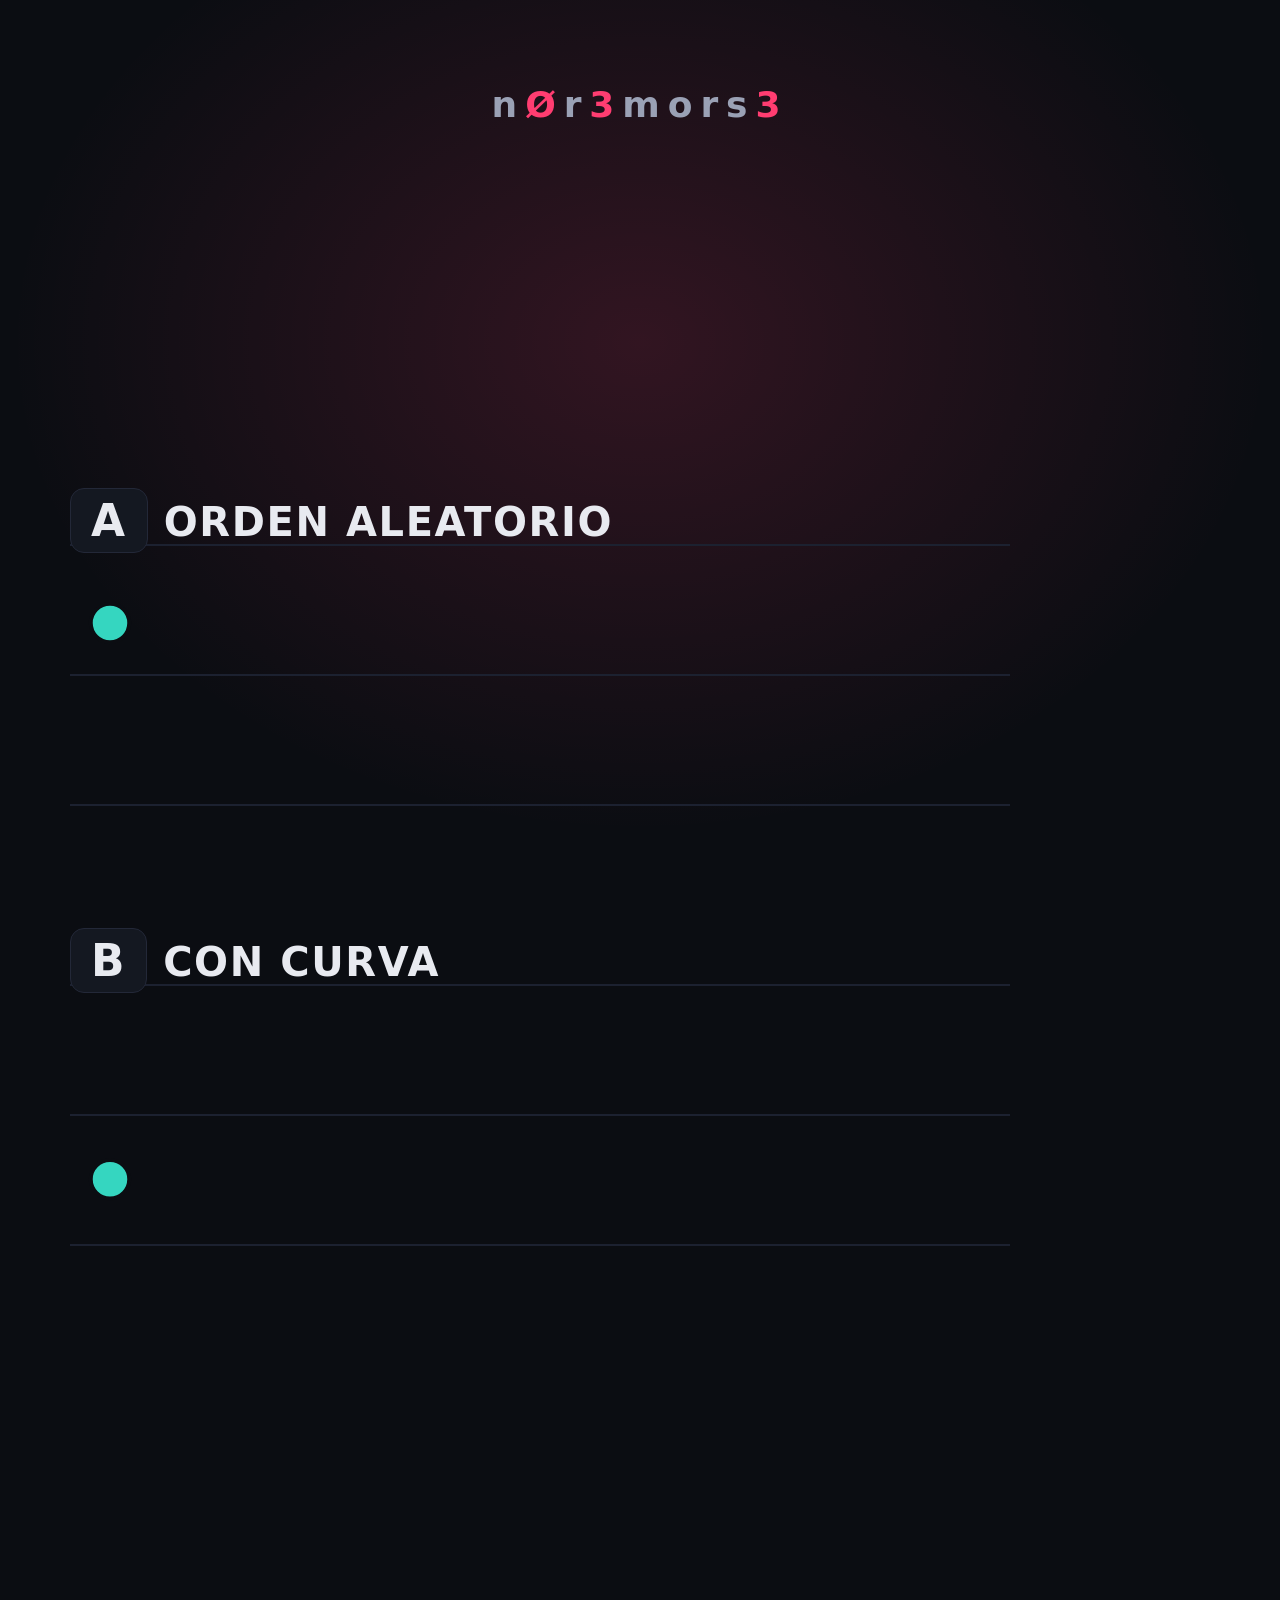
<file: campaign/reels/src/reel3.html>
<!doctype html><html lang="es"><head><meta charset="utf-8"><title>Reel 3 · Antes y después</title>
<link rel="stylesheet" href="common.css"><style>
.lab{position:absolute;left:70px;font-size:40px;font-weight:800;letter-spacing:.04em}
.lab span{display:inline-block;background:var(--panel);border:1px solid var(--line);border-radius:14px;padding:6px 20px;margin-right:16px;font-size:44px}
.chips{position:absolute;left:70px;right:70px;display:flex;justify-content:space-between}
.chips .chip{min-width:0;width:84px;padding:4px 0;font-size:28px}
.cnt{position:absolute;left:70px;right:70px;font-size:52px;font-weight:800}
#note{position:absolute;left:60px;right:60px;top:1430px;text-align:center;font-size:52px;font-weight:700;color:var(--mut)}
#note b{color:var(--txt)}
#cta{position:absolute;left:0;right:0;top:1400px}
.ab{display:inline-block;margin:0 22px;padding:28px 56px;border-radius:30px;font-size:64px;font-weight:800;border:3px solid}
</style></head><body>
<div class="lab" style="top:488px"><span>A</span>ORDEN ALEATORIO</div><div class="lab" style="top:928px"><span>B</span>CON CURVA</div>
<div class="chips" id="chA" style="top:822px"></div><div class="chips" id="chB" style="top:1262px"></div>
<div class="cnt" id="cA" style="top:868px"></div><div class="cnt" id="cB" style="top:1308px"></div>
<div id="note"></div><div id="cta"></div>
<script src="cues3.js"></script><script src="data.js"></script><script src="common.js"></script>
<script>
const D=window.SET3,X=i=>110+i*(860/9);
const mk=(d,y0)=>({d,Y:e=>y0+260-260*e/10,y0});
const A=mk(D.shuffled,545),B=mk(D.engine,985);
let segs={A:[],B:[]},nodes={A:[],B:[]};
function build(ch,key){
  [0,5,10].forEach(v=>el('line',{x1:70,x2:1010,y1:ch.Y(v),y2:ch.Y(v),stroke:'#1c2130','stroke-width':2}));
  const T=ch.d.tracks;
  for(let i=0;i<T.length-1;i++)segs[key].push(el('line',{x1:X(i),y1:ch.Y(T[i].energy),x2:X(i),y2:ch.Y(T[i].energy),stroke:ch.d.ok[i]?'#3bd48a':'#ff4d4d','stroke-width':ch.d.ok[i]?10:12,'stroke-linecap':'round','stroke-dasharray':ch.d.ok[i]?'':'2 18'}));
  T.forEach((tr,i)=>nodes[key].push(el('circle',{cx:X(i),cy:ch.Y(tr.energy),r:0,fill:col(tr.key),stroke:'#0b0d12','stroke-width':4})));
}
window.init=()=>{build(A,'A');build(B,'B');
  const chips=(T)=>T.map(t=>`<span class="chip" style="background:${col(t.key)}">${t.key}</span>`).join('');
  $('chA').innerHTML=chips(A.d.tracks);$('chB').innerHTML=chips(B.d.tracks)};
function draw(key,ch,t,t0,t1){const T=ch.d.tracks,n=T.length-1,p=ease(seg(t,t0,t1))*n;
  nodes[key].forEach((c,i)=>c.setAttribute('r',22*out(seg(p,i-.2,i+.2))));
  segs[key].forEach((s,i)=>{const q=clamp(p-i);s.style.display=q>0.005?'':'none';s.setAttribute('x2',X(i)+(X(i+1)-X(i))*q);s.setAttribute('y2',ch.Y(T[i].energy)+(ch.Y(T[i+1].energy)-ch.Y(T[i].energy))*q);
    if(!ch.d.ok[i])s.setAttribute('opacity',.55+.45*Math.abs(Math.sin(t*5)))})}
const okN=d=>d.ok.filter(Boolean).length;
window.render=t=>{
  caption(t,[[0,"Mismos temas,","<em>dos sets</em>"],[S(1),"A · Orden","<em>aleatorio</em>"],[S(3),"Más de la mitad","<em>chocan</em>"],[S(4),"B · Los mismos","temas, <em>con curva</em>"],
    [S(6),"8 de 9","<em>encajan</em>"],[S(7),"Cambia el <em>orden</em>","no el repertorio"],[S(8),"¿Cuál <em>pincharías</em>?",""],[S(9),"",""]]);
  draw('A',A,t,S(1),E(2));draw('B',B,t,S(4),E(5));
  $('chA').style.opacity=out(seg(t,.3,.9));$('chB').style.opacity=out(seg(t,.5,1.1));
  const cA=$('cA'),cB=$('cB');const a=out(seg(t,S(3),S(3)+.6)),b=out(seg(t,S(6),S(6)+.6));
  cA.style.opacity=a;cA.innerHTML=`<span style="color:#ff4d4d">${Math.round(okN(A.d)*a)}/9</span> transiciones OK`;
  cB.style.opacity=b;cB.innerHTML=`<span style="color:#3bd48a">${Math.round(okN(B.d)*b)}/9</span> transiciones OK`;
  const nt=$('note');nt.style.opacity=seg(t,S(7),S(7)+.5);nt.innerHTML=t>=S(7)&&t<S(8)?'Mismos <b>10 temas</b> · distinto orden':'';
  $('cta').innerHTML=t>=S(8)?`<div style="text-align:center;opacity:${out(seg(t,S(8),S(8)+.5))}"><span class="ab" style="color:#ff4d4d;border-color:#ff4d4d">A</span><span class="ab" style="color:#3bd48a;border-color:#3bd48a">B</span>${t>=S(9)?`<div class="tag" style="font-size:54px;color:#e8eaf0"><b>Comenta A o B</b><br><span style="font-size:40px;color:#9aa1b5">nØr3mors3 · Planes de set en 24h</span></div>`:''}</div>`:'';
};
</script></body></html>
</file>
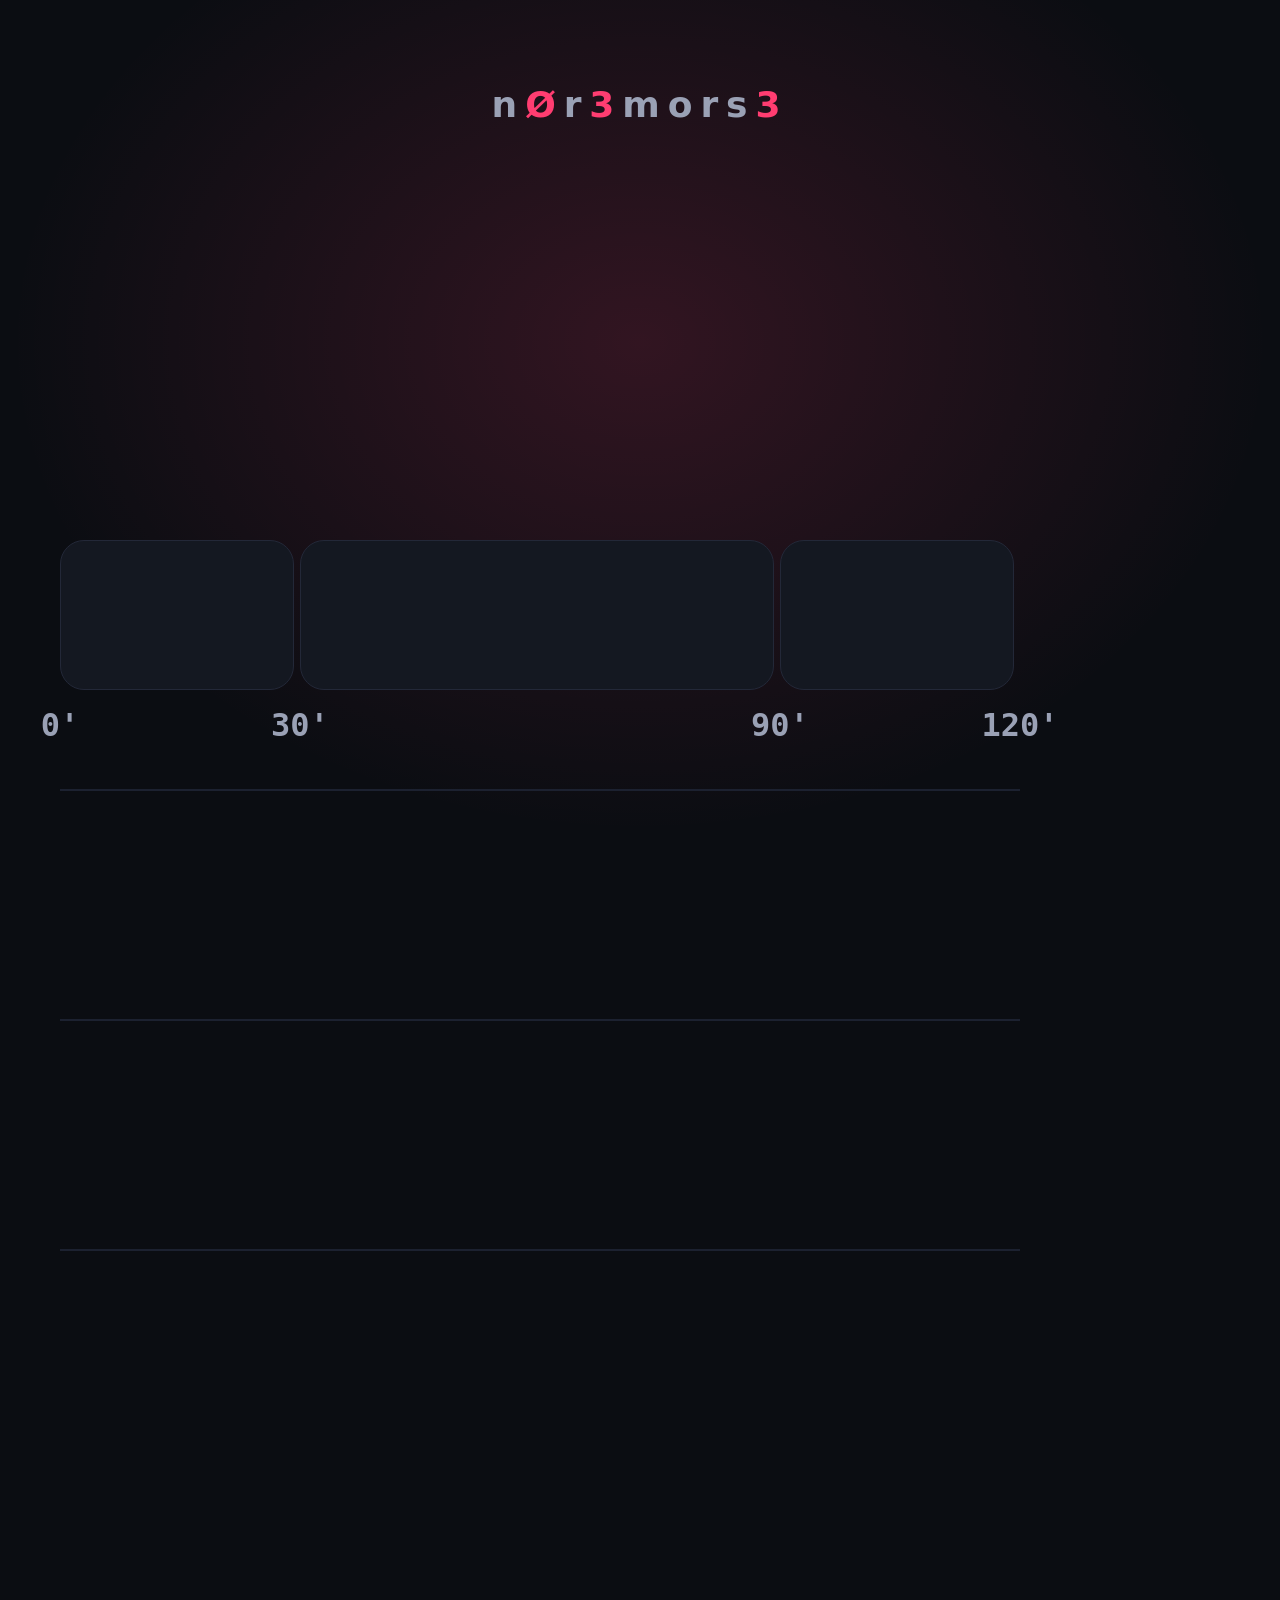
<file: campaign/reels/src/reel4.html>
<!doctype html><html lang="es"><head><meta charset="utf-8"><title>Reel 4 · 2 horas</title>
<link rel="stylesheet" href="common.css"><style>
#segs{position:absolute;left:60px;top:540px;width:960px;height:150px}
.sg{position:absolute;top:0;height:150px;border-radius:24px;overflow:hidden}
.sg .fill{position:absolute;inset:0;border-radius:24px}
.sg .t{position:absolute;inset:0;display:flex;flex-direction:column;align-items:center;justify-content:center;color:#0b0d12;font-weight:800}
.sg .t b{font-size:40px}.sg .t small{font-size:32px;font-weight:700}
#ticks{position:absolute;left:60px;top:706px;width:960px;height:40px;font:600 32px 'DejaVu Sans Mono',monospace;color:var(--mut)}
#ticks span{position:absolute;transform:translateX(-50%)}
#info{position:absolute;left:60px;right:60px;top:1320px}
.card{background:var(--panel);border:1px solid var(--line);border-radius:26px;padding:26px 36px;margin-bottom:16px;font-size:46px;font-weight:700;display:flex;align-items:center;gap:22px}
.card small{color:var(--mut);font-size:34px;font-weight:600}
#cta{position:absolute;left:0;right:0;top:1400px}
</style></head><body>
<div id="segs"></div><div id="ticks"></div><div id="info"></div><div id="cta"></div>
<script src="cues4.js"></script><script src="data.js"></script><script src="common.js"></script>
<script>
const D=window.SET4,N=D.length,W=960,X0=60;
const mm=m=>X0+W*m/120,CY0=790,CY1=1250,Y=e=>CY1-(CY1-CY0)*e/10;
const SEGS=[{n:'WARMUP',a:0,b:30,c:'#2a78d6',e:'energía 2–5'},{n:'PEAK',a:30,b:90,c:'#ff3d71',e:'energía 7–10'},{n:'CLOSING',a:90,b:120,c:'#f0c030',e:'energía 4–6,5'}];
const sx=[S(1),S(2),S(3)];let path,ghost,gx,pts;
window.init=()=>{
  $('segs').innerHTML=SEGS.map(s=>`<div class="sg" style="left:${W*s.a/120}px;width:${W*(s.b-s.a)/120-6}px;background:#141821;border:1px solid #232838"><div class="fill" style="background:${s.c};opacity:0"></div><div class="t" style="opacity:0"><b>${s.n}</b><small>${s.b-s.a} min</small></div></div>`).join('');
  $('ticks').innerHTML=[0,30,90,120].map(m=>`<span style="left:${W*m/120}px">${m}'</span>`).join('');
  [0,5,10].forEach(v=>el('line',{x1:60,x2:1020,y1:Y(v),y2:Y(v),stroke:'#1c2130','stroke-width':2}));
  const defs=el('defs',{});const g=el('linearGradient',{id:'lg',x1:0,x2:1,y1:0,y2:0},defs);
  el('stop',{offset:0,'stop-color':'#2a78d6'},g);el('stop',{offset:.5,'stop-color':'#ff3d71'},g);el('stop',{offset:1,'stop-color':'#f0c030'},g);
  pts=D.map((d,i)=>[mm((i+.5)*120/N),Y(d.energy)]);
  path=el('path',{d:cr(pts),fill:'none',stroke:'url(#lg)','stroke-width':12,'stroke-linecap':'round','stroke-linejoin':'round'});
  ghost=el('path',{d:cr([[mm(0),Y(2.3)],[mm(8),Y(5)],[mm(16),Y(8)],[mm(24),Y(9.6)],[mm(40),Y(9.8)]]),fill:'none',stroke:'#ff4d4d','stroke-width':10,'stroke-linecap':'round','stroke-dasharray':'20 14'});
  gx=el('text',{x:mm(18),y:Y(9.6)-40,'text-anchor':'middle','font-size':100,'font-weight':800,fill:'#ff4d4d','font-family':'Inter',opacity:0});gx.textContent='✗';
};
window.render=t=>{
  caption(t,[[0,"Un set de","<em>dos horas</em>"],[S(1),"Calentamiento:","<em>25 %</em> · 30 min"],[S(2),"Pico:","<em>la mitad</em> · 60 min"],[S(3),"Cierre:","<em>bajar</em> sin romper"],
    [S(4),"Una regla","<em>por transición</em>"],[S(5),"No subas","<em>demasiado pronto</em>"],[S(6),"¿Quieres tu","set <em>así</em>?"],[S(7),"",""]]);
  const sg=document.querySelectorAll('.sg');sx.forEach((s,i)=>{const a=ease(seg(t,s,s+.8));sg[i].querySelector('.fill').style.opacity=.92*a;sg[i].querySelector('.t').style.opacity=a;
    sg[i].querySelector('.fill').style.clipPath=`inset(0 ${100-100*a}% 0 0)`});
  const L=path.getTotalLength(),pr=ease(seg(t,S(1),E(3)));path.setAttribute('stroke-dasharray',`${L} ${L}`);path.setAttribute('stroke-dashoffset',L*(1-pr));
  const gh=t>=S(5)&&t<S(7)?out(seg(t,S(5),S(5)+.6)):0;const GL=ghost.getTotalLength();ghost.setAttribute('opacity',gh);ghost.setAttribute('stroke-dashoffset',-t*40);
  gx.setAttribute('opacity',t>=S(5)+.6&&t<S(7)?1:0);path.setAttribute('opacity',t>=S(5)&&t<S(7)?.35:1);
  const info=$('info');let h='';const c=(a,tx,s)=>`<div class="card" style="opacity:${out(seg(t,s,s+.4))}">${a}${tx}</div>`;
  if(t>=S(4)&&t<S(5)){h=c('<span class="chip" style="background:'+col(8)+'">8A</span>','= misma clave',S(4))+c('<span class="chip" style="background:'+col(9)+'">9A</span>','±1 paso <small>(7A o 9A)</small>',S(4)+.7)+c('<span class="chip" style="background:'+col(8)+'">8B</span>','su relativa <small>(A ↔ B)</small>',S(4)+1.4)}
  if(t>=S(5)&&t<S(7))h=`<div class="card" style="border-color:#ff4d4d;opacity:${out(seg(t,S(5)+.5,S(5)+1))}"><span class="chip" style="background:#ff4d4d">✗</span>Subir demasiado pronto <small>quema el set</small></div>`;
  info.innerHTML=h;
  $('cta').innerHTML=t>=S(7)?ctaHTML('Comenta CURVA',S(7),t,'y te hago el tuyo<br><b>nØr3mors3 · Planes de set en 24h</b>'):'';
};
</script></body></html>
</file>
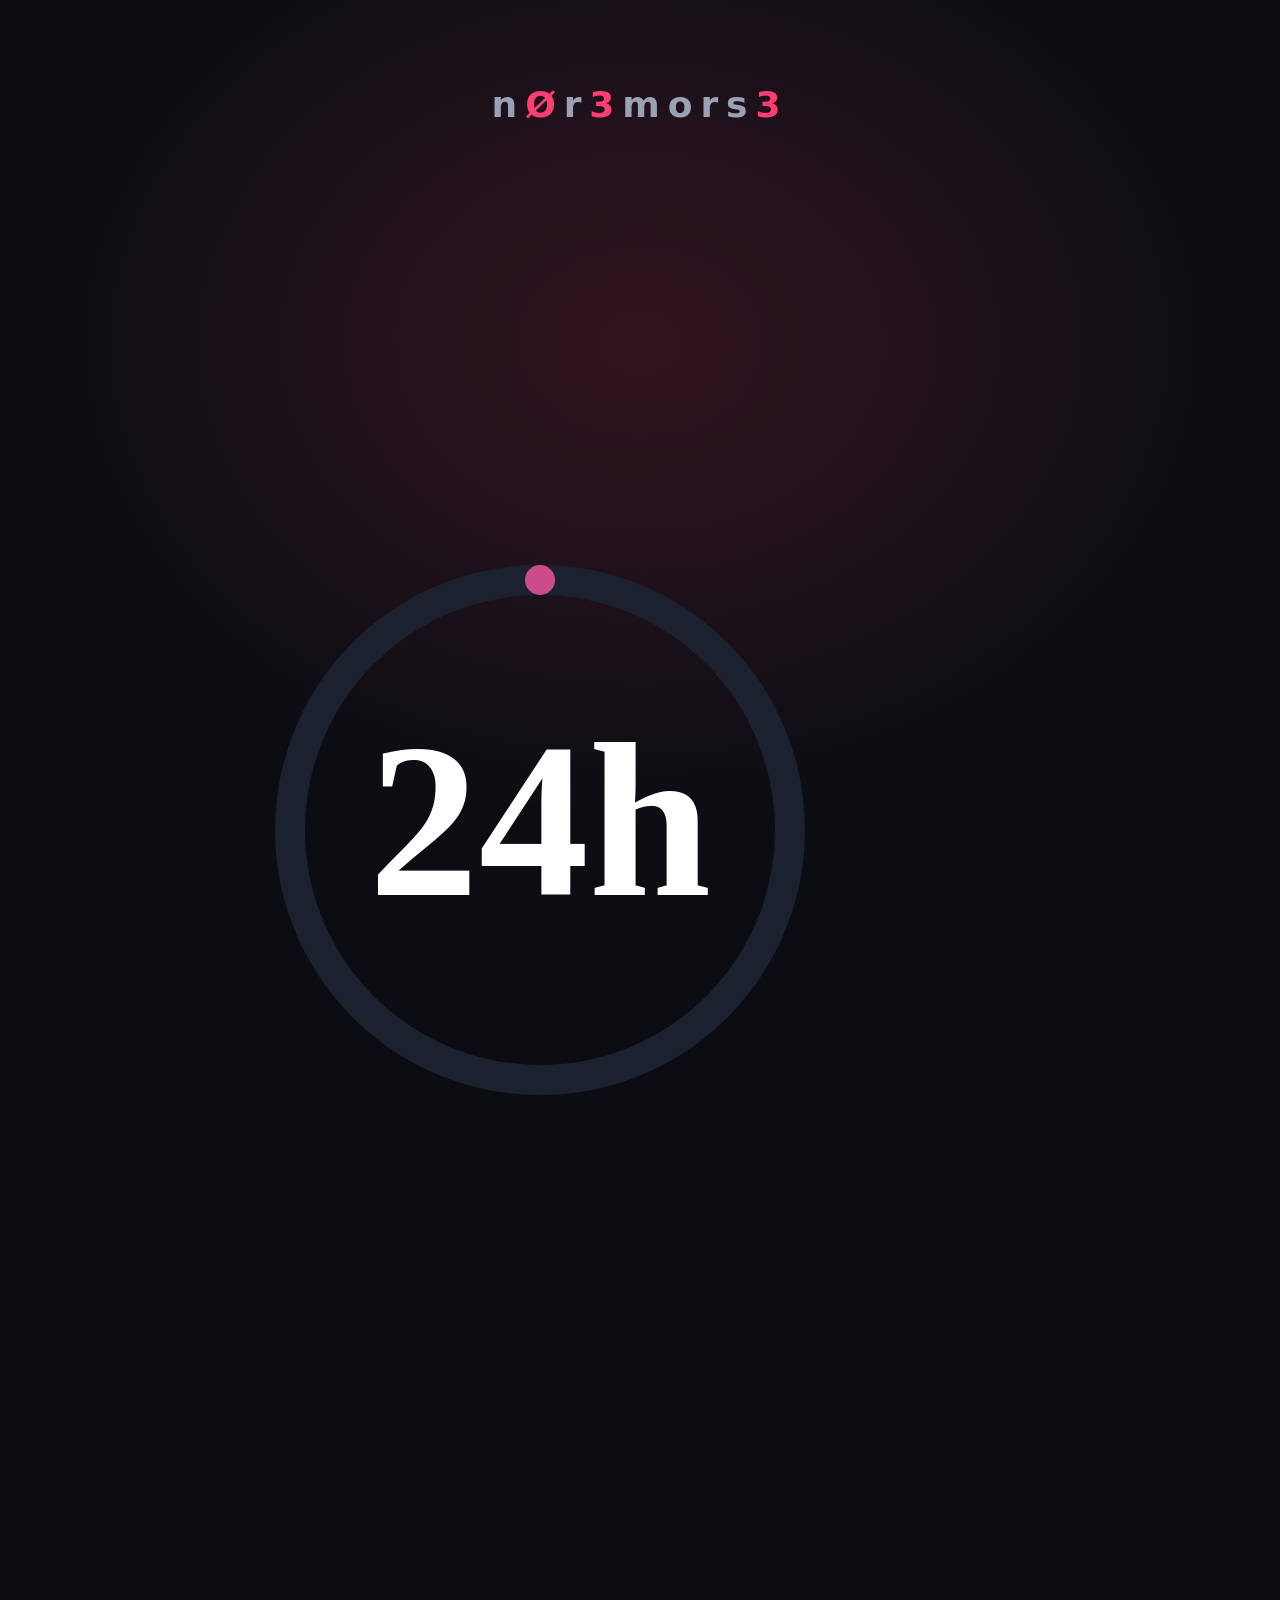
<file: campaign/reels/src/reel5.html>
<!doctype html><html lang="es"><head><meta charset="utf-8"><title>Reel 5 · Oferta</title>
<link rel="stylesheet" href="common.css"><style>
.step{position:absolute;left:60px;right:60px;height:200px;background:var(--panel);border:1px solid var(--line);border-radius:30px;display:flex;align-items:center;gap:30px;padding:0 36px}
.num{flex:none;width:90px;height:90px;border-radius:50%;background:var(--pink);color:#fff;font-size:64px;font-weight:800;display:flex;align-items:center;justify-content:center}
.step h3{font-size:52px;font-weight:800;letter-spacing:-.02em}
.step p{font-size:34px;color:var(--mut);font-weight:600;margin-top:8px}
.tags{display:flex;gap:12px;margin-top:12px;flex-wrap:wrap}.tags span{background:#1c2130;border-radius:999px;padding:8px 22px;font-size:34px;font-weight:700}
#price{position:absolute;left:60px;right:60px;top:1160px;display:flex;align-items:center;justify-content:center;gap:50px}
#price .big{font-size:170px;font-weight:800;letter-spacing:-.04em;color:#fff;line-height:1}
#price .big small{font-size:90px;color:var(--pink)}
.dots{display:flex;gap:16px;margin-bottom:14px}.dots i{width:46px;height:46px;border-radius:50%;background:var(--pink);display:block}
#price .pl{font-size:38px;color:var(--mut);font-weight:700}
#guar{position:absolute;left:0;right:0;top:1350px;text-align:center}
#guar span{display:inline-block;border:2px solid var(--green);color:var(--green);border-radius:999px;padding:16px 40px;font-size:42px;font-weight:700}
#cta{position:absolute;left:0;right:0;top:1450px}
</style></head><body>
<div id="steps"></div><div id="price"></div><div id="guar"></div><div id="cta"></div>
<script src="cues5.js"></script><script src="data.js"></script><script src="common.js"></script>
<script>
const Y0=[500,716,932];let ring,arc,hrs;
const spark=()=>{const D=window.SET1,w=300,h=90,p=D.map((d,i)=>[i*(w/(D.length-1)),h-h*d.energy/10]);return `<svg width="${w}" height="${h+10}" viewBox="0 -5 ${w} ${h+10}"><path d="${cr(p)}" fill="none" stroke="url(#sg)" stroke-width="7" stroke-linecap="round"/><defs><linearGradient id="sg"><stop offset="0" stop-color="#2a78d6"/><stop offset=".55" stop-color="#ff3d71"/><stop offset="1" stop-color="#f0c030"/></linearGradient></defs></svg>`};
window.init=()=>{
  $('steps').innerHTML=[
   `<div class="num">1</div><div><h3>Me cuentas</h3><div class="tags"><span>Género</span><span>Duración</span><span>Tipo de sala</span></div></div>`,
   `<div class="num">2</div><div><h3>Recibes tu plan</h3><div style="display:flex;align-items:center;gap:26px">${spark()}<div class="tags" style="margin:0"><span class="mono">126 BPM</span><span class="chip" style="background:${col(8)};font-size:32px;min-width:0;padding:6px 18px">8A</span><span>E 7.3</span></div></div></div>`,
   `<div class="num">3</div><div><h3>Lo importas</h3><p>con tu colección, listo para tu programa</p><div class="tags"><span>Rekordbox XML</span><span>M3U8</span></div></div>`
  ].map((h,i)=>`<div class="step" style="top:${Y0[i]}px;opacity:0">${h}</div>`).join('');
  const defs=el('defs',{});const g=el('linearGradient',{id:'rg',x1:0,x2:1,y1:0,y2:1},defs);el('stop',{offset:0,'stop-color':'#2a78d6'},g);el('stop',{offset:1,'stop-color':'#ff3d71'},g);
  ring=el('circle',{cx:540,cy:830,r:250,fill:'none',stroke:'#1c2130','stroke-width':30,opacity:0});
  arc=el('circle',{cx:540,cy:830,r:250,fill:'none',stroke:'url(#rg)','stroke-width':30,'stroke-linecap':'round',transform:'rotate(-90 540 830)',opacity:0});
  hrs=el('text',{x:540,y:895,'text-anchor':'middle','font-size':220,'font-weight':800,fill:'#fff','font-family':'Inter',opacity:0});hrs.textContent='24h';
};
window.render=t=>{
  caption(t,[[0,"Tu set planificado","en <em>24 horas</em>"],[S(1),"Me <em>cuentas</em>","lo que necesitas"],[S(2),"Recibes","tu <em>curva</em>"],[S(3),"Y lo <em>importas</em>",""],
    [S(4),"<em>19 €</em> · solo 5","plazas"],[S(5),"Sin riesgo",""],[S(6),"",""]]);
  const C=2*Math.PI*250,pr=ease(seg(t,.2,E(0)-.2)),fade=1-seg(t,S(1)-.3,S(1)+.2);
  ring.setAttribute('opacity',fade);arc.setAttribute('opacity',fade);hrs.setAttribute('opacity',fade);
  arc.setAttribute('stroke-dasharray',`${C*pr} ${C}`);
  document.querySelectorAll('.step').forEach((s,i)=>{const a=out(seg(t,S(i+1)+.1,S(i+1)+.6));s.style.opacity=a;s.style.transform=`translateY(${(1-a)*50}px)`});
  const pa=out(seg(t,S(4),S(4)+.5)),n=5;
  $('price').style.opacity=pa;$('price').innerHTML=pa>0?`<div class="big">19<small>€</small></div><div><div class="dots">${'<i></i>'.repeat(n)}</div><div class="pl">SOLO 5 PLAZAS</div></div>`:'';
  $('guar').innerHTML=t>=S(5)?`<span style="opacity:${out(seg(t,S(5),S(5)+.5))}">Si no te sirve, te devuelvo el dinero</span>`:'';
  $('cta').innerHTML=t>=S(6)?ctaHTML('Comenta SET',S(6),t,'o escríbeme por mensaje<br><b>nØr3mors3</b>'):'';
};
</script></body></html>
</file>
<file: campaign/reels/src/common.css>
:root{--bg:#0b0d12;--panel:#141821;--line:#232838;--txt:#e8eaf0;--mut:#9aa1b5;--pink:#ff3d71;--blue:#2a78d6;--green:#3bd48a;--red:#ff4d4d;--gold:#f0c030}
*{box-sizing:border-box;margin:0}
html,body{width:1080px;height:1920px;background:var(--bg);overflow:hidden;font-family:Inter,system-ui,sans-serif;color:var(--txt)}
#bgglow{position:absolute;inset:0;background:radial-gradient(900px 700px at 50% 38%,rgba(255,61,113,.16),transparent 70%)}
#brand{position:absolute;top:84px;left:0;width:100%;text-align:center;font-weight:800;letter-spacing:.22em;font-size:36px;color:var(--mut)}
#brand b{color:var(--pink);font-weight:800}
#cap{position:absolute;top:200px;left:70px;right:70px;height:270px;font-weight:800;font-size:90px;line-height:1.08;letter-spacing:-.03em}
#cap em{font-style:normal;color:var(--pink)}
svg.layer{position:absolute;left:0;top:0}
.abs{position:absolute}
.pill{background:var(--panel);border:1px solid var(--line);border-radius:999px;padding:20px 34px;font-size:38px;font-weight:700}
.pill small{color:var(--mut);font-weight:600;font-size:30px;margin-right:12px}
.chip{white-space:nowrap;display:inline-block;min-width:104px;text-align:center;padding:8px 20px;border-radius:999px;font:700 40px 'DejaVu Sans Mono',monospace;color:#0b0d12}
.mono{font-family:'DejaVu Sans Mono',monospace}
.btn{display:inline-block;background:var(--pink);color:#fff;border-radius:999px;padding:34px 80px;font-size:84px;font-weight:800;letter-spacing:-.02em;box-shadow:0 0 90px rgba(255,61,113,.5)}
.tag{margin-top:44px;font-size:42px;color:var(--mut);font-weight:600;text-align:center}
.tag b{color:var(--txt)}
</file>
